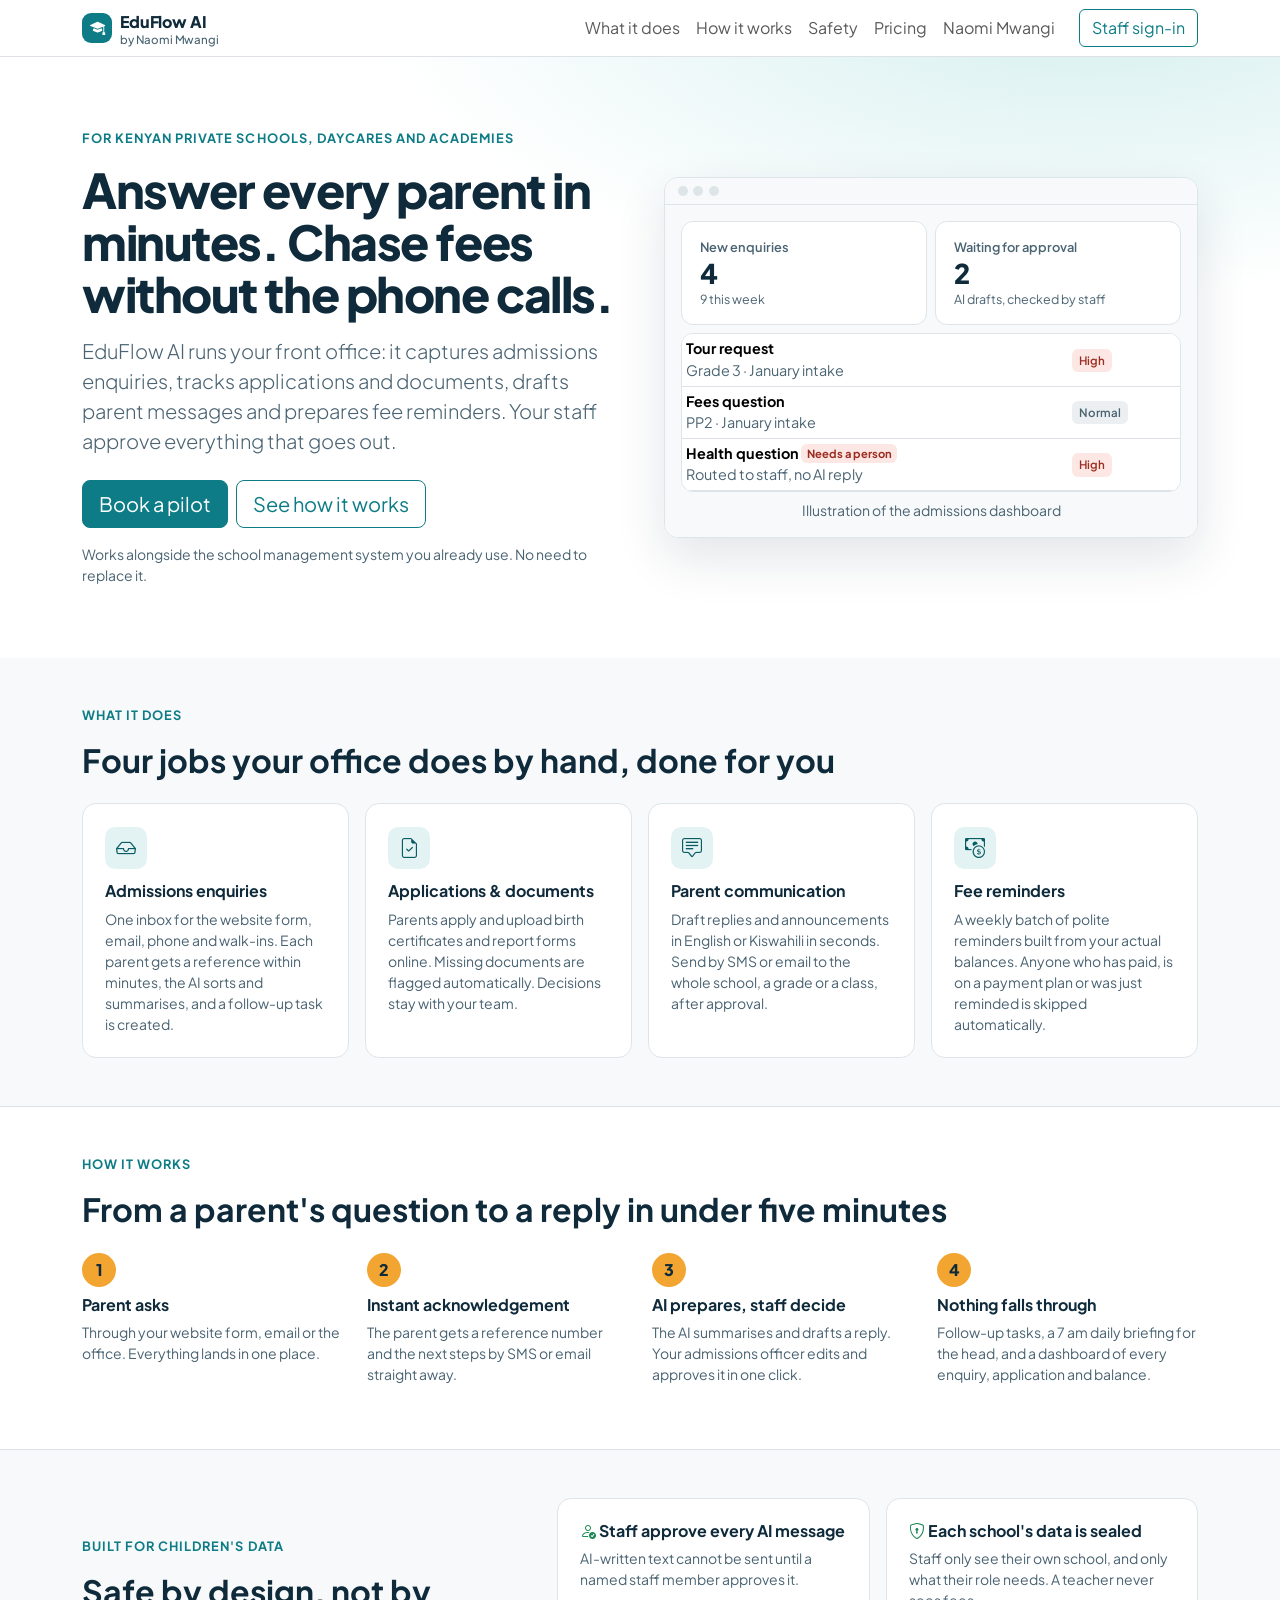
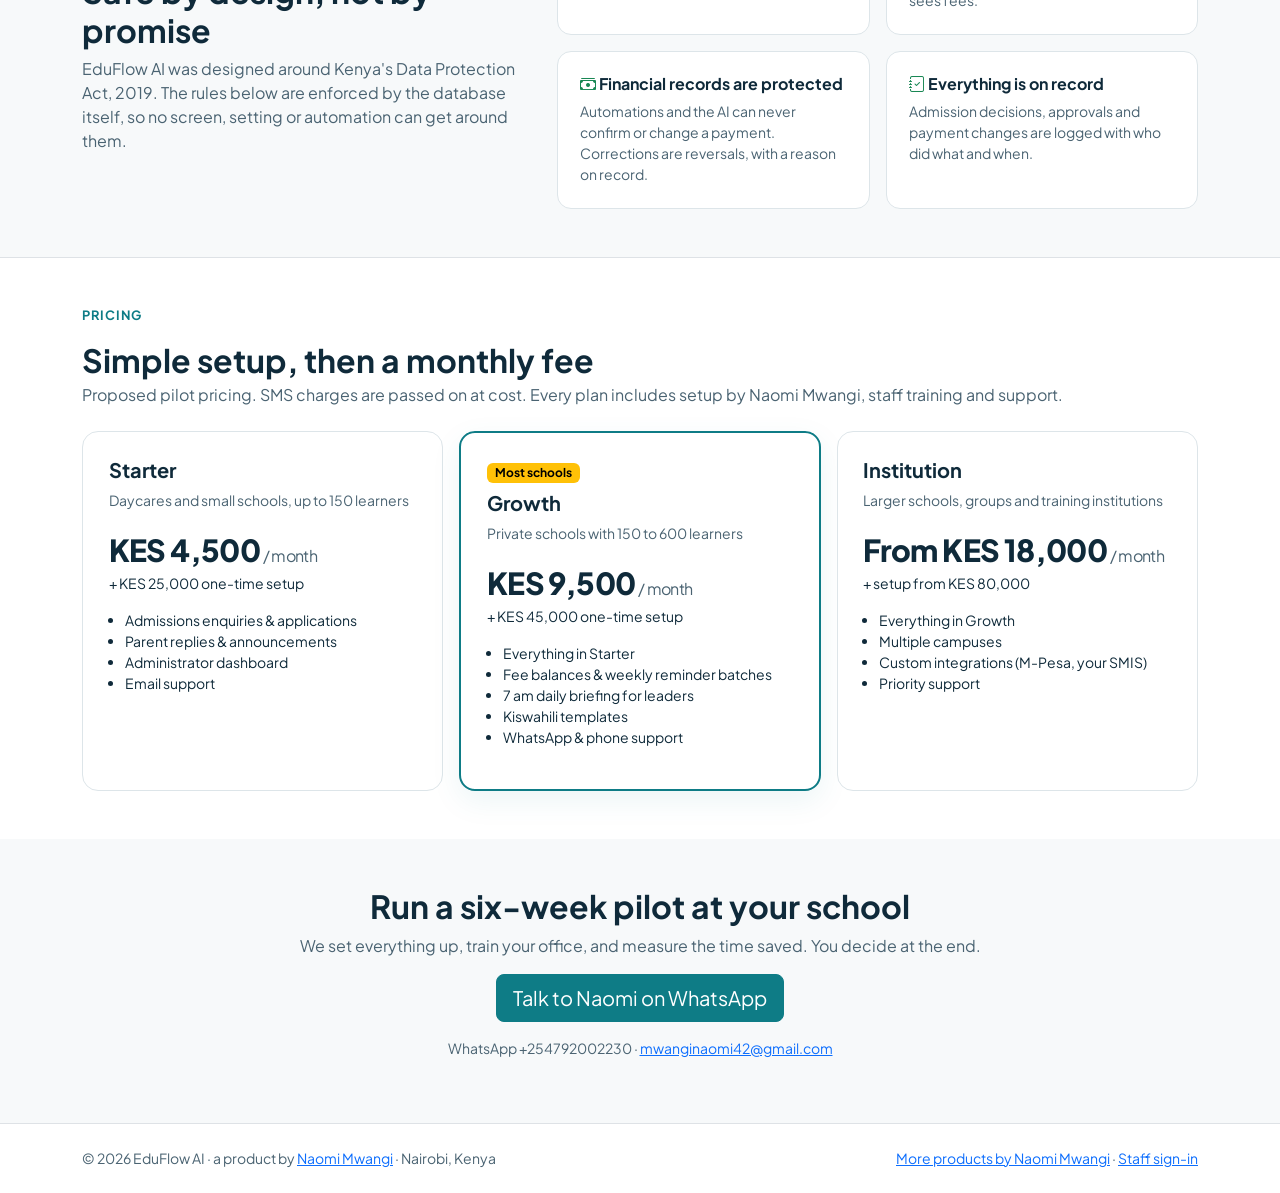
<file: index.html>
<!doctype html>
<html lang="en">
<head>
  <meta charset="utf-8"><meta name="viewport" content="width=device-width, initial-scale=1">
  <title>EduFlow AI · Smarter School Operations. Better School Experiences.</title>
  <meta name="description" content="EduFlow AI automates admissions enquiries, parent communication and fee reminders for Kenyan private schools, with staff approving every message. A product by Naomi Mwangi.">
  <link href="https://fonts.googleapis.com/css2?family=Plus+Jakarta+Sans:wght@400;500;600;700;800&display=swap" rel="stylesheet">
  <link href="https://cdn.jsdelivr.net/npm/bootstrap@5.3.3/dist/css/bootstrap.min.css" rel="stylesheet">
  <link href="https://cdn.jsdelivr.net/npm/bootstrap-icons@1.11.3/font/bootstrap-icons.min.css" rel="stylesheet">
  <link href="css/eduflow.css?v=202611211530" rel="stylesheet">
</head>
<body>
  <nav class="navbar navbar-expand-lg bg-white border-bottom sticky-top">
    <div class="container">
      <a class="brand-mark" href="#"><span class="dot"><i class="bi bi-mortarboard-fill"></i></span><span>EduFlow AI<small>by Naomi Mwangi</small></span></a>
      <button class="navbar-toggler" type="button" data-bs-toggle="collapse" data-bs-target="#nv" aria-label="Menu"><span class="navbar-toggler-icon"></span></button>
      <div class="collapse navbar-collapse" id="nv">
        <ul class="navbar-nav ms-auto me-3">
          <li class="nav-item"><a class="nav-link" href="#features">What it does</a></li>
          <li class="nav-item"><a class="nav-link" href="#how">How it works</a></li>
          <li class="nav-item"><a class="nav-link" href="#trust">Safety</a></li>
          <li class="nav-item"><a class="nav-link" href="#pricing">Pricing</a></li>
          <li class="nav-item"><a class="nav-link" href="https://yomie-commits.github.io/Yomie-Verse/">Naomi Mwangi</a></li>
        </ul>
        <a class="btn btn-outline-primary" href="app.html">Staff sign-in</a>
      </div>
    </div>
  </nav>

  <header class="hero py-5">
    <div class="container py-lg-4">
      <div class="row align-items-center g-5">
        <div class="col-lg-6">
          <p class="section-kicker">For Kenyan private schools, daycares and academies</p>
          <h1 class="display-5 mb-3">Answer every parent in minutes. Chase fees without the phone calls.</h1>
          <p class="lead mb-4">EduFlow AI runs your front office: it captures admissions enquiries, tracks applications and documents, drafts parent messages and prepares fee reminders. Your staff approve everything that goes out.</p>
          <div class="d-flex flex-wrap gap-2">
            <a class="btn btn-primary btn-lg" id="waLink" href="#">Book a pilot</a>
            <a class="btn btn-outline-primary btn-lg" href="#how">See how it works</a>
          </div>
          <p class="small text-soft mt-3 mb-0">Works alongside the school management system you already use. No need to replace it.</p>
        </div>
        <div class="col-lg-6">
          <div class="mock-window">
            <div class="bar"><span></span><span></span><span></span></div>
            <div class="p-3" style="background:var(--ef-paper)">
              <div class="row g-2 mb-2">
                <div class="col-6"><div class="kpi"><div class="label">New enquiries</div><div class="value">4</div><div class="hint">9 this week</div></div></div>
                <div class="col-6"><div class="kpi"><div class="label">Waiting for approval</div><div class="value">2</div><div class="hint">AI drafts, checked by staff</div></div></div>
              </div>
              <div class="table-card">
                <table class="table table-sm align-middle mb-0 small">
                  <tr><td><strong>Tour request</strong><div class="text-soft">Grade 3 · January intake</div></td><td><span class="badge-status st-high">High</span></td></tr>
                  <tr><td><strong>Fees question</strong><div class="text-soft">PP2 · January intake</div></td><td><span class="badge-status st-normal">Normal</span></td></tr>
                  <tr><td><strong>Health question</strong> <span class="human-chip">Needs a person</span><div class="text-soft">Routed to staff, no AI reply</div></td><td><span class="badge-status st-high">High</span></td></tr>
                </table>
              </div>
              <p class="small text-soft text-center mt-2 mb-0">Illustration of the admissions dashboard</p>
            </div>
          </div>
        </div>
      </div>
    </div>
  </header>

  <section id="features" class="py-5">
    <div class="container">
      <p class="section-kicker">What it does</p>
      <h2 class="fw-bold mb-4">Four jobs your office does by hand, done for you</h2>
      <div class="row g-3">
        <div class="col-md-6 col-lg-3"><div class="feature-card"><div class="ic"><i class="bi bi-inbox"></i></div><h3 class="h6 fw-bold">Admissions enquiries</h3>
          <p class="small text-soft mb-0">One inbox for the website form, email, phone and walk-ins. Each parent gets a reference within minutes, the AI sorts and summarises, and a follow-up task is created.</p></div></div>
        <div class="col-md-6 col-lg-3"><div class="feature-card"><div class="ic"><i class="bi bi-file-earmark-check"></i></div><h3 class="h6 fw-bold">Applications & documents</h3>
          <p class="small text-soft mb-0">Parents apply and upload birth certificates and report forms online. Missing documents are flagged automatically. Decisions stay with your team.</p></div></div>
        <div class="col-md-6 col-lg-3"><div class="feature-card"><div class="ic"><i class="bi bi-chat-square-text"></i></div><h3 class="h6 fw-bold">Parent communication</h3>
          <p class="small text-soft mb-0">Draft replies and announcements in English or Kiswahili in seconds. Send by SMS or email to the whole school, a grade or a class, after approval.</p></div></div>
        <div class="col-md-6 col-lg-3"><div class="feature-card"><div class="ic"><i class="bi bi-cash-coin"></i></div><h3 class="h6 fw-bold">Fee reminders</h3>
          <p class="small text-soft mb-0">A weekly batch of polite reminders built from your actual balances. Anyone who has paid, is on a payment plan or was just reminded is skipped automatically.</p></div></div>
      </div>
    </div>
  </section>

  <section id="how" class="py-5 bg-white border-top border-bottom">
    <div class="container">
      <p class="section-kicker">How it works</p>
      <h2 class="fw-bold mb-4">From a parent's question to a reply in under five minutes</h2>
      <div class="row g-4">
        <div class="col-md-3"><div class="step-num mb-2">1</div><h3 class="h6 fw-bold">Parent asks</h3><p class="small text-soft">Through your website form, email or the office. Everything lands in one place.</p></div>
        <div class="col-md-3"><div class="step-num mb-2">2</div><h3 class="h6 fw-bold">Instant acknowledgement</h3><p class="small text-soft">The parent gets a reference number and the next steps by SMS or email straight away.</p></div>
        <div class="col-md-3"><div class="step-num mb-2">3</div><h3 class="h6 fw-bold">AI prepares, staff decide</h3><p class="small text-soft">The AI summarises and drafts a reply. Your admissions officer edits and approves it in one click.</p></div>
        <div class="col-md-3"><div class="step-num mb-2">4</div><h3 class="h6 fw-bold">Nothing falls through</h3><p class="small text-soft">Follow-up tasks, a 7 am daily briefing for the head, and a dashboard of every enquiry, application and balance.</p></div>
      </div>
    </div>
  </section>

  <section id="trust" class="py-5">
    <div class="container">
      <div class="row g-4 align-items-center">
        <div class="col-lg-5">
          <p class="section-kicker">Built for children's data</p>
          <h2 class="fw-bold">Safe by design, not by promise</h2>
          <p class="text-soft">EduFlow AI was designed around Kenya's Data Protection Act, 2019. The rules below are enforced by the database itself, so no screen, setting or automation can get around them.</p>
        </div>
        <div class="col-lg-7"><div class="row g-3">
          <div class="col-sm-6"><div class="feature-card"><h3 class="h6 fw-bold"><i class="bi bi-person-check text-success"></i> Staff approve every AI message</h3><p class="small text-soft mb-0">AI-written text cannot be sent until a named staff member approves it.</p></div></div>
          <div class="col-sm-6"><div class="feature-card"><h3 class="h6 fw-bold"><i class="bi bi-shield-lock text-success"></i> Each school's data is sealed</h3><p class="small text-soft mb-0">Staff only see their own school, and only what their role needs. A teacher never sees fees.</p></div></div>
          <div class="col-sm-6"><div class="feature-card"><h3 class="h6 fw-bold"><i class="bi bi-cash-stack text-success"></i> Financial records are protected</h3><p class="small text-soft mb-0">Automations and the AI can never confirm or change a payment. Corrections are reversals, with a reason on record.</p></div></div>
          <div class="col-sm-6"><div class="feature-card"><h3 class="h6 fw-bold"><i class="bi bi-journal-check text-success"></i> Everything is on record</h3><p class="small text-soft mb-0">Admission decisions, approvals and payment changes are logged with who did what and when.</p></div></div>
        </div></div>
      </div>
    </div>
  </section>

  <section id="pricing" class="py-5 bg-white border-top">
    <div class="container">
      <p class="section-kicker">Pricing</p>
      <h2 class="fw-bold mb-1">Simple setup, then a monthly fee</h2>
      <p class="text-soft mb-4">Proposed pilot pricing. SMS charges are passed on at cost. Every plan includes setup by Naomi Mwangi, staff training and support.</p>
      <div class="row g-3">
        <div class="col-md-4"><div class="price-card"><h3 class="h5 fw-bold">Starter</h3><p class="small text-soft">Daycares and small schools, up to 150 learners</p>
          <div class="amt">KES 4,500<span class="fs-6 fw-normal text-soft"> / month</span></div><p class="small">+ KES 25,000 one-time setup</p>
          <ul class="small ps-3"><li>Admissions enquiries & applications</li><li>Parent replies & announcements</li><li>Administrator dashboard</li><li>Email support</li></ul></div></div>
        <div class="col-md-4"><div class="price-card featured"><span class="badge text-bg-warning mb-2">Most schools</span><h3 class="h5 fw-bold">Growth</h3><p class="small text-soft">Private schools with 150 to 600 learners</p>
          <div class="amt">KES 9,500<span class="fs-6 fw-normal text-soft"> / month</span></div><p class="small">+ KES 45,000 one-time setup</p>
          <ul class="small ps-3"><li>Everything in Starter</li><li>Fee balances & weekly reminder batches</li><li>7 am daily briefing for leaders</li><li>Kiswahili templates</li><li>WhatsApp & phone support</li></ul></div></div>
        <div class="col-md-4"><div class="price-card"><h3 class="h5 fw-bold">Institution</h3><p class="small text-soft">Larger schools, groups and training institutions</p>
          <div class="amt">From KES 18,000<span class="fs-6 fw-normal text-soft"> / month</span></div><p class="small">+ setup from KES 80,000</p>
          <ul class="small ps-3"><li>Everything in Growth</li><li>Multiple campuses</li><li>Custom integrations (M-Pesa, your SMIS)</li><li>Priority support</li></ul></div></div>
      </div>
    </div>
  </section>

  <section class="py-5" id="contact">
    <div class="container text-center" style="max-width:720px">
      <h2 class="fw-bold">Run a six-week pilot at your school</h2>
      <p class="text-soft">We set everything up, train your office, and measure the time saved. You decide at the end.</p>
      <a class="btn btn-primary btn-lg" id="waLink2" href="#">Talk to Naomi on WhatsApp</a>
      <p class="small text-soft mt-3" id="contactLine"></p>
    </div>
  </section>

  <footer class="py-4 border-top bg-white"><div class="container d-flex flex-wrap justify-content-between small text-soft">
    <span>© <span id="yr"></span> EduFlow AI · a product by <a href="https://yomie-commits.github.io/Yomie-Verse/">Naomi Mwangi</a> · Nairobi, Kenya</span>
    <span><a href="https://yomie-commits.github.io/Yomie-Verse/products.html">More products by Naomi Mwangi</a> · <a href="app.html">Staff sign-in</a></span></div></footer>

  <script src="https://cdn.jsdelivr.net/npm/bootstrap@5.3.3/dist/js/bootstrap.bundle.min.js"></script>
  <script src="js/config.js?v=202611211530"></script>
  <script>
    const b = EDUFLOW_CONFIG.BRAND, wa = "https://wa.me/" + b.whatsapp.replace(/\D/g, "") + "?text=" + encodeURIComponent("Hello Naomi, I'd like to learn about an EduFlow AI pilot for our school.");
    document.getElementById("waLink").href = wa; document.getElementById("waLink2").href = wa;
    document.getElementById("contactLine").innerHTML = `WhatsApp ${b.whatsapp} · <a href="mailto:${b.email}">${b.email}</a>`;
    document.getElementById("yr").textContent = new Date().getFullYear();
  </script>
</body>
</html>
</file>
<file: css/eduflow.css>
/* EduFlow AI — shared styles (on top of Bootstrap 5.3) */
:root {
  --ef-ink: #0f2a3a;
  --ef-ink-soft: #4a6372;
  --ef-teal: #0e7c86;
  --ef-teal-dark: #0a5c64;
  --ef-teal-tint: #e3f3f4;
  --ef-amber: #f2a531;
  --ef-amber-tint: #fff4e0;
  --ef-paper: #f7f9fa;
  --ef-line: #dde5e9;
  --ef-good: #2e8b57;
  --ef-warn: #c77c02;
  --ef-bad: #c0392b;
  --bs-primary: #0e7c86;
  --bs-primary-rgb: 14, 124, 134;
  --bs-body-font-family: "Plus Jakarta Sans", system-ui, -apple-system, "Segoe UI", Roboto, sans-serif;
  --bs-body-color: #0f2a3a;
  --bs-link-color: #0e7c86;
  --bs-link-hover-color: #0a5c64;
}
body { background: var(--ef-paper); }
h1, h2, h3, h4, h5, h6, .h1, .h2, .h3, .h4, .h5, .h6 { color: var(--ef-ink); }
.btn-primary { --bs-btn-bg: var(--ef-teal); --bs-btn-border-color: var(--ef-teal); --bs-btn-hover-bg: var(--ef-teal-dark);
  --bs-btn-hover-border-color: var(--ef-teal-dark); --bs-btn-active-bg: var(--ef-teal-dark); --bs-btn-disabled-bg: var(--ef-teal); }
.btn-outline-primary { --bs-btn-color: var(--ef-teal); --bs-btn-border-color: var(--ef-teal); --bs-btn-hover-bg: var(--ef-teal);
  --bs-btn-hover-border-color: var(--ef-teal); --bs-btn-active-bg: var(--ef-teal-dark); }
.btn-accent { background: var(--ef-amber); color: var(--ef-ink); border: none; font-weight: 600; }
.btn-accent:hover { background: #e0941f; color: var(--ef-ink); }
.text-soft { color: var(--ef-ink-soft) !important; }
.brand-mark { display: inline-flex; align-items: center; gap: .5rem; font-weight: 800; color: var(--ef-ink); text-decoration: none; letter-spacing: -.01em; }
.brand-mark .dot { width: 30px; height: 30px; border-radius: 9px; background: var(--ef-teal); display: grid; place-items: center; color: #fff; font-size: .95rem; }
.brand-mark small { font-weight: 500; color: var(--ef-ink-soft); font-size: .72rem; display: block; line-height: 1; }
.form-control:focus, .form-select:focus { border-color: var(--ef-teal); box-shadow: 0 0 0 .2rem rgba(14,124,134,.15); }
.card { border-color: var(--ef-line); border-radius: 12px; }
.badge-status { font-weight: 600; font-size: .72rem; padding: .35em .6em; border-radius: 6px; }
.st-new, .st-draft, .st-submitted, .st-pending_approval { background: var(--ef-amber-tint); color: #8a5a00; }
.st-acknowledged, .st-in_progress, .st-under_review, .st-assessment, .st-pending, .st-open, .st-approved { background: var(--ef-teal-tint); color: var(--ef-teal-dark); }
.st-converted, .st-complete, .st-offered, .st-enrolled, .st-sent, .st-confirmed, .st-done, .st-success { background: #e2f3e8; color: #1e6b41; }
.st-incomplete, .st-high, .st-failed, .st-overdue { background: #fde7e4; color: #9b2c20; }
.st-closed, .st-declined, .st-rejected, .st-reversed, .st-cancelled, .st-waitlisted, .st-low, .st-normal, .st-withdrawn { background: #eceff1; color: #4a6372; }
.demo-banner { background: var(--ef-amber); color: var(--ef-ink); font-size: .82rem; font-weight: 600; text-align: center; padding: .35rem 1rem; }

/* App shell */
.app-shell { display: flex; min-height: calc(100vh - 30px); }
.sidebar { width: 236px; background: #fff; border-right: 1px solid var(--ef-line); padding: 1rem .75rem; flex-shrink: 0; }
.sidebar .nav-link { color: var(--ef-ink-soft); border-radius: 8px; padding: .55rem .75rem; font-weight: 500; display: flex; justify-content: space-between; align-items: center; }
.sidebar .nav-link:hover { background: var(--ef-paper); color: var(--ef-ink); }
.sidebar .nav-link.active { background: var(--ef-teal-tint); color: var(--ef-teal-dark); font-weight: 700; }
.sidebar .count { background: var(--ef-amber); color: var(--ef-ink); border-radius: 10px; font-size: .7rem; padding: 0 .45rem; font-weight: 700; }
.main { flex: 1; min-width: 0; padding: 1.5rem 2rem 3rem; }
.page-title { font-weight: 800; letter-spacing: -.02em; margin: 0; }
.kpi { background: #fff; border: 1px solid var(--ef-line); border-radius: 12px; padding: 1rem 1.1rem; height: 100%; }
.kpi .label { color: var(--ef-ink-soft); font-size: .8rem; font-weight: 600; }
.kpi .value { font-size: 1.7rem; font-weight: 800; letter-spacing: -.02em; line-height: 1.2; }
.kpi .hint { font-size: .78rem; color: var(--ef-ink-soft); }
.kpi.alert-kpi .value { color: var(--ef-bad); }
.table { --bs-table-bg: #fff; font-size: .9rem; }
.table thead th { font-size: .74rem; text-transform: uppercase; letter-spacing: .04em; color: var(--ef-ink-soft); font-weight: 700; background: #fff; }
.table-card { background: #fff; border: 1px solid var(--ef-line); border-radius: 12px; overflow: hidden; }
.table-card .table { margin: 0; }
.row-click { cursor: pointer; }
.empty { text-align: center; padding: 2.5rem 1rem; color: var(--ef-ink-soft); }
.empty .icon { font-size: 2rem; }
.ai-chip { background: #efe9fb; color: #5b3aa8; font-size: .7rem; font-weight: 700; border-radius: 6px; padding: .2em .5em; }
.human-chip { background: #fde7e4; color: #9b2c20; font-size: .7rem; font-weight: 700; border-radius: 6px; padding: .2em .5em; }
.draft-box { background: var(--ef-paper); border: 1px dashed var(--ef-line); border-radius: 10px; padding: .75rem; white-space: pre-wrap; }
.toast-container { z-index: 2000; }
@media (max-width: 900px) {
  .app-shell { flex-direction: column; }
  .sidebar { width: 100%; border-right: none; border-bottom: 1px solid var(--ef-line); display: flex; overflow-x: auto; gap: .25rem; padding: .5rem; }
  .sidebar .nav { flex-direction: row !important; flex-wrap: nowrap; }
  .sidebar .side-extra { display: none; }
  .main { padding: 1rem; }
}

/* Landing */
.hero { background: radial-gradient(1200px 500px at 85% -10%, #d6efef 0%, transparent 60%), #fff; }
.hero h1 { font-weight: 800; letter-spacing: -.03em; line-height: 1.08; }
.hero .lead { color: var(--ef-ink-soft); }
.feature-card { background: #fff; border: 1px solid var(--ef-line); border-radius: 14px; padding: 1.4rem; height: 100%; }
.feature-card .ic { width: 42px; height: 42px; border-radius: 10px; display: grid; place-items: center; background: var(--ef-teal-tint); color: var(--ef-teal-dark); font-size: 1.25rem; margin-bottom: .8rem; }
.section-kicker { color: var(--ef-teal); font-weight: 700; font-size: .8rem; letter-spacing: .08em; text-transform: uppercase; }
.price-card { background: #fff; border: 1px solid var(--ef-line); border-radius: 16px; padding: 1.6rem; height: 100%; }
.price-card.featured { border: 2px solid var(--ef-teal); box-shadow: 0 10px 30px rgba(14,124,134,.08); }
.price-card .amt { font-size: 1.9rem; font-weight: 800; letter-spacing: -.02em; }
.step-num { width: 34px; height: 34px; border-radius: 50%; background: var(--ef-amber); color: var(--ef-ink); font-weight: 800; display: grid; place-items: center; }
.mock-window { background: #fff; border: 1px solid var(--ef-line); border-radius: 14px; box-shadow: 0 20px 50px rgba(15,42,58,.12); overflow: hidden; }
.mock-window .bar { background: var(--ef-paper); border-bottom: 1px solid var(--ef-line); padding: .5rem .8rem; display: flex; gap: .35rem; }
.mock-window .bar span { width: 10px; height: 10px; border-radius: 50%; background: var(--ef-line); }
.public-form { max-width: 640px; }
.st-partial, .st-started, .st-skipped { background: var(--ef-amber-tint); color: #8a5a00; }
.ef-dialog { border: 1px solid var(--ef-line); border-radius: 12px; padding: 1.25rem; max-width: 440px; width: calc(100% - 32px); color: var(--ef-ink); }
.ef-dialog::backdrop { background: rgba(15,42,58,.35); }
.btn { background-image: none !important; }
.form-check-input:checked { background-color: var(--ef-teal); border-color: var(--ef-teal); }
.navbar { background-image: none !important; }
.toast.text-bg-success { background-color: var(--ef-teal) !important; }
</file>
